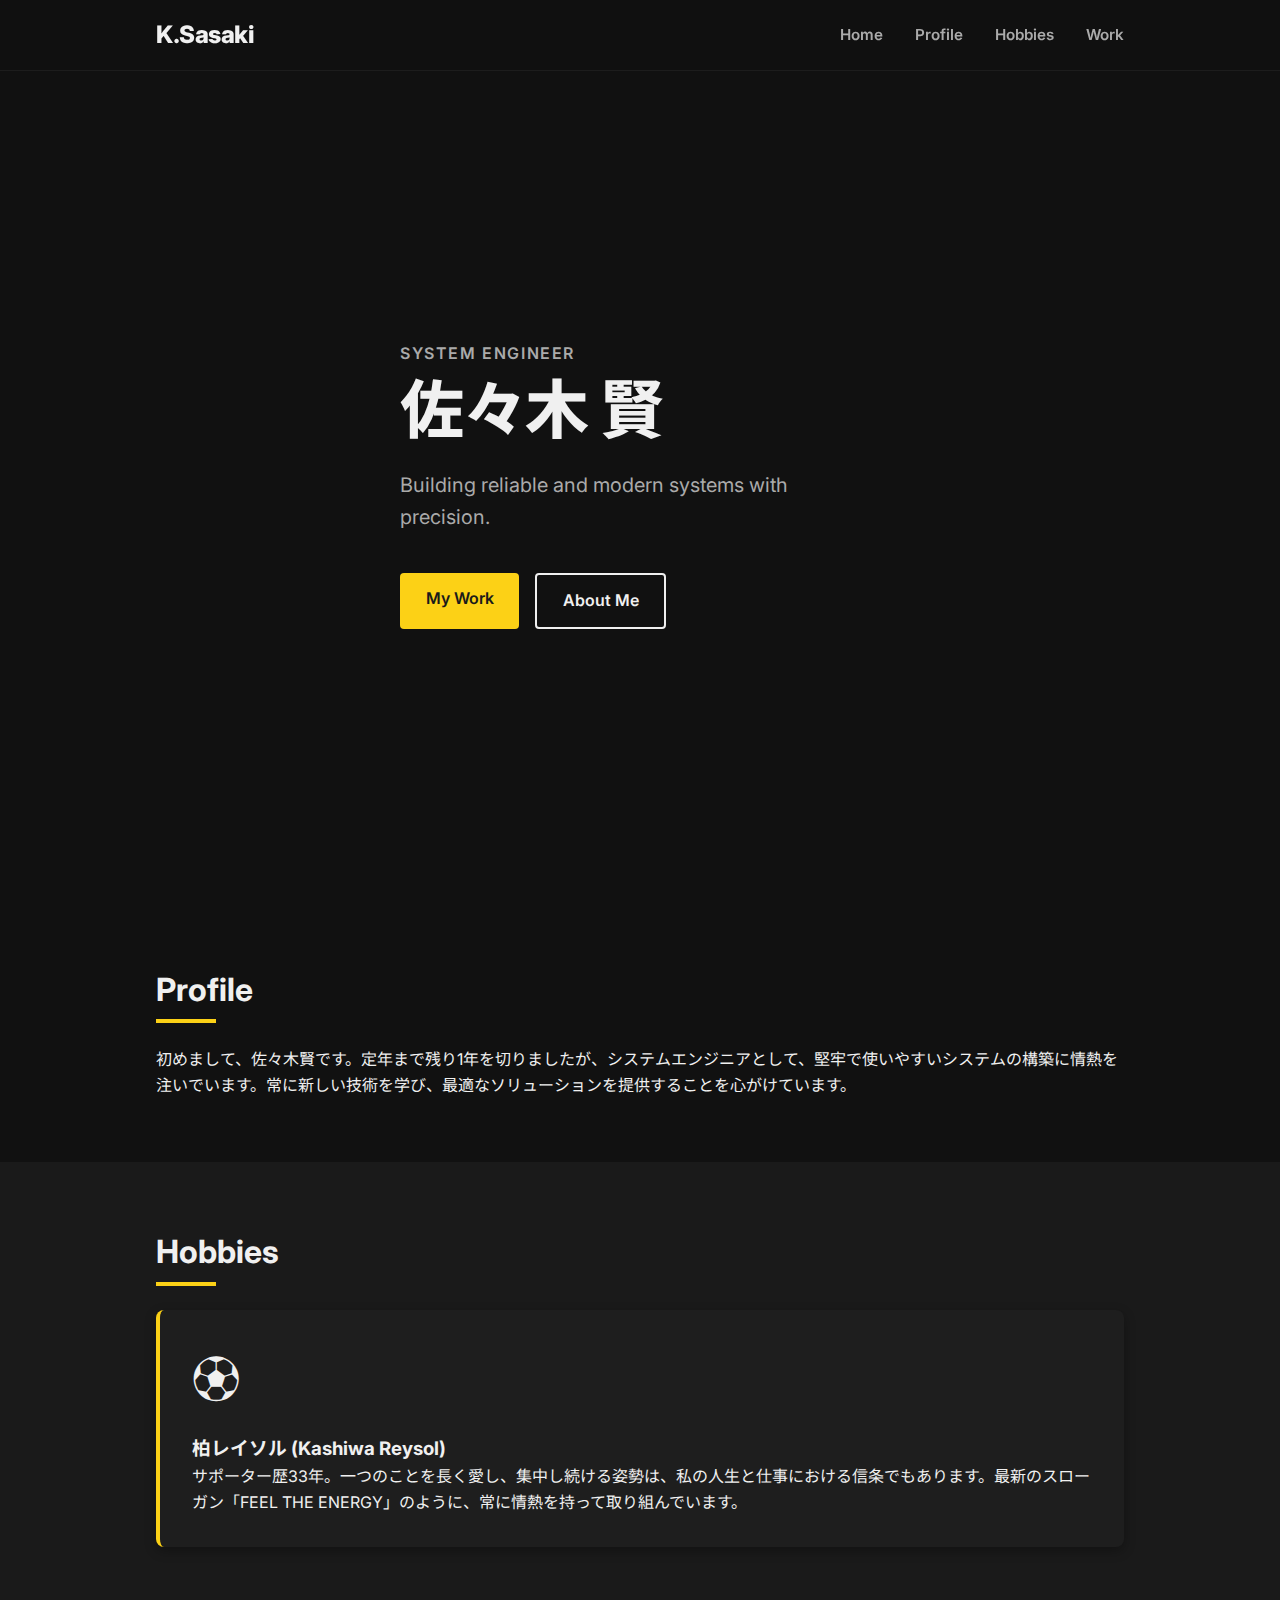
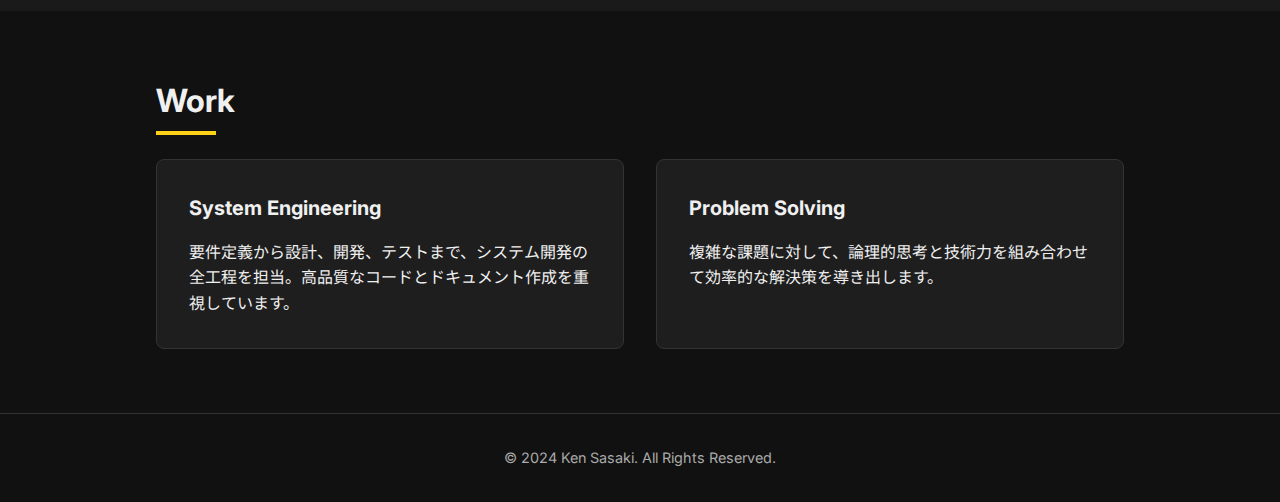
<file: portfolio/index.html>
<!DOCTYPE html>
<html lang="ja">

<head>
    <meta charset="UTF-8">
    <meta name="viewport" content="width=device-width, initial-scale=1.0">
    <title>Ken Sasaki | Portfolio</title>
    <link rel="preconnect" href="https://fonts.googleapis.com">
    <link rel="preconnect" href="https://fonts.gstatic.com" crossorigin>
    <link
        href="https://fonts.googleapis.com/css2?family=Inter:wght@400;600;800&family=Noto+Sans+JP:wght@400;700&display=swap"
        rel="stylesheet">
    <link rel="stylesheet" href="style.css">
</head>

<body>
    <header class="header">
        <div class="container header-container">
            <a href="#" class="logo">K.Sasaki</a>
            <nav class="nav">
                <ul class="nav-list">
                    <li><a href="#hero">Home</a></li>
                    <li><a href="#profile">Profile</a></li>
                    <li><a href="#hobbies">Hobbies</a></li>
                    <li><a href="#work">Work</a></li>
                </ul>
            </nav>
        </div>
    </header>

    <main>
        <section id="hero" class="hero">
            <div class="container hero-content">
                <p class="hero-subtitle">System Engineer</p>
                <h1 class="hero-title">佐々木 賢</h1>
                <p class="hero-description">Building reliable and modern systems with precision.</p>
                <div class="hero-actions">
                    <a href="#work" class="btn btn-primary">My Work</a>
                    <a href="#profile" class="btn btn-secondary">About Me</a>
                </div>
            </div>
        </section>

        <section id="profile" class="section">
            <div class="container">
                <h2 class="section-title">Profile</h2>
                <div class="profile-content">
                    <div class="profile-text">
                        <p>初めまして、佐々木賢です。定年まで残り1年を切りましたが、システムエンジニアとして、堅牢で使いやすいシステムの構築に情熱を注いでいます。常に新しい技術を学び、最適なソリューションを提供することを心がけています。
                        </p>
                    </div>
                </div>
            </div>
        </section>

        <section id="hobbies" class="section bg-light">
            <div class="container">
                <h2 class="section-title">Hobbies</h2>
                <div class="hobby-card">
                    <div class="hobby-icon">⚽</div>
                    <h3>柏レイソル (Kashiwa Reysol)</h3>
                    <p>サポーター歴33年。一つのことを長く愛し、集中し続ける姿勢は、私の人生と仕事における信条でもあります。最新のスローガン「FEEL THE
                        ENERGY」のように、常に情熱を持って取り組んでいます。</p>
                </div>
            </div>
        </section>

        <section id="work" class="section">
            <div class="container">
                <h2 class="section-title">Work</h2>
                <div class="work-grid">
                    <div class="work-item">
                        <h3>System Engineering</h3>
                        <p>要件定義から設計、開発、テストまで、システム開発の全工程を担当。高品質なコードとドキュメント作成を重視しています。</p>
                    </div>
                    <div class="work-item">
                        <h3>Problem Solving</h3>
                        <p>複雑な課題に対して、論理的思考と技術力を組み合わせて効率的な解決策を導き出します。</p>
                    </div>
                </div>
            </div>
        </section>
    </main>

    <footer class="footer">
        <div class="container">
            <p>&copy; 2024 Ken Sasaki. All Rights Reserved.</p>
        </div>
    </footer>

    <script src="main.js"></script>
</body>

</html>
</file>
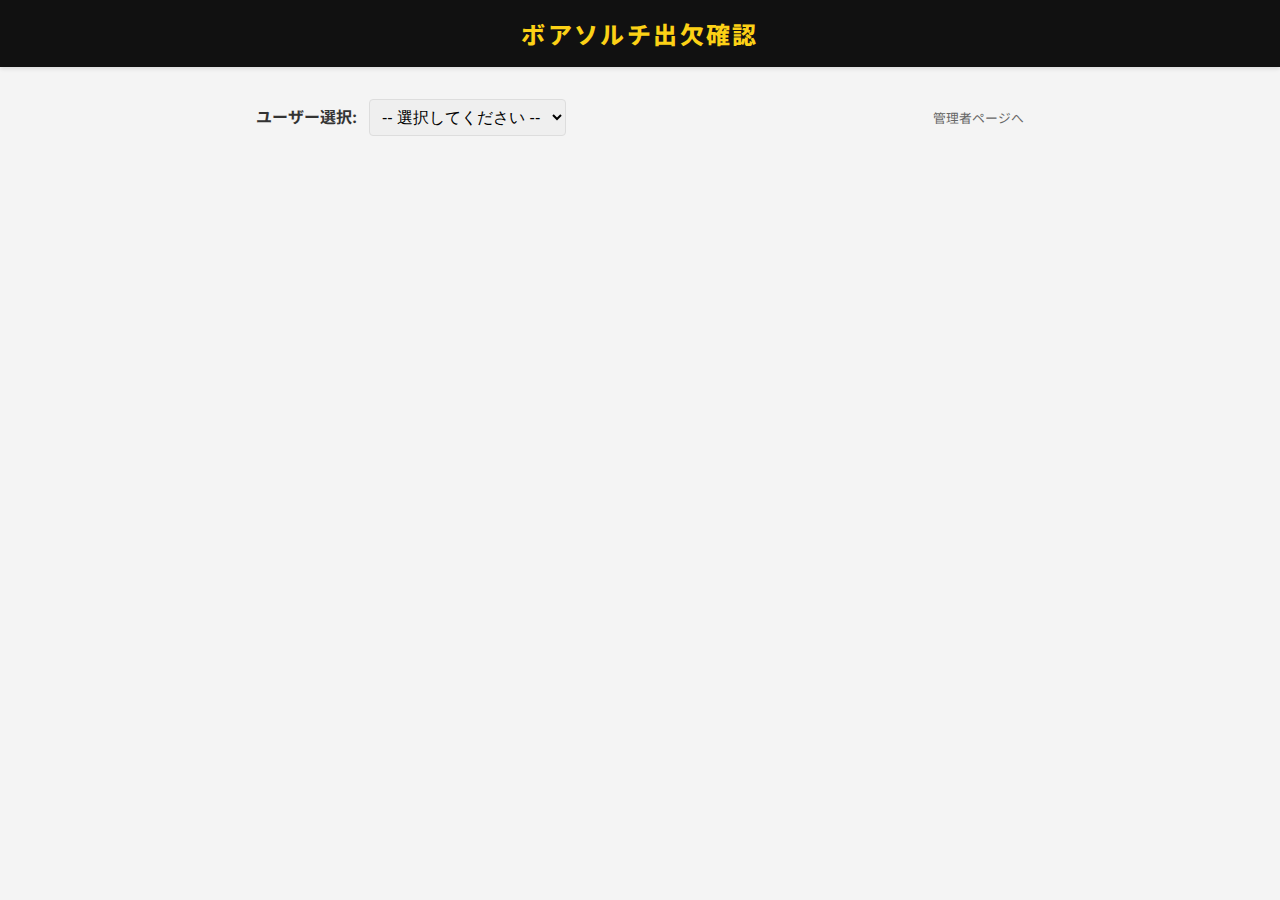
<file: reysol-attendance/index.html>
<!DOCTYPE html>
<html lang="ja">

<head>
    <meta charset="UTF-8">
    <meta name="viewport" content="width=device-width, initial-scale=1.0">
    <title>ボアソルチ出欠確認</title>
    <link rel="preconnect" href="https://fonts.googleapis.com">
    <link rel="preconnect" href="https://fonts.gstatic.com" crossorigin>
    <link
        href="https://fonts.googleapis.com/css2?family=Inter:wght@400;600;800&family=Noto+Sans+JP:wght@400;700&display=swap"
        rel="stylesheet">
    <link rel="stylesheet" href="style.css">
</head>

<body>
    <header class="header">
        <div class="container header-container">
            <h1 class="app-title">ボアソルチ出欠確認</h1>
        </div>
    </header>

    <main class="container">
        <div style="display: flex; justify-content: space-between; align-items: center; margin-bottom: 1rem;">
            <div class="user-select-container">
                <label for="current-user-select" style="font-weight:bold; margin-right:0.5rem;">ユーザー選択:</label>
                <select id="current-user-select"
                    style="padding:0.5rem; border-radius:4px; border:1px solid #ddd; font-size:1rem;">
                    <option value="">-- 選択してください --</option>
                </select>
            </div>
            <a href="admin.html" style="color: #666; font-size: 0.8rem; text-decoration: none;">管理者ページへ</a>
        </div>

        <!-- Match List -->
        <div id="matches-container" class="matches-list">
            <!-- Matches will be injected here -->
        </div>
    </main>

    <script src="app.js"></script>
</body>

</html>
</file>
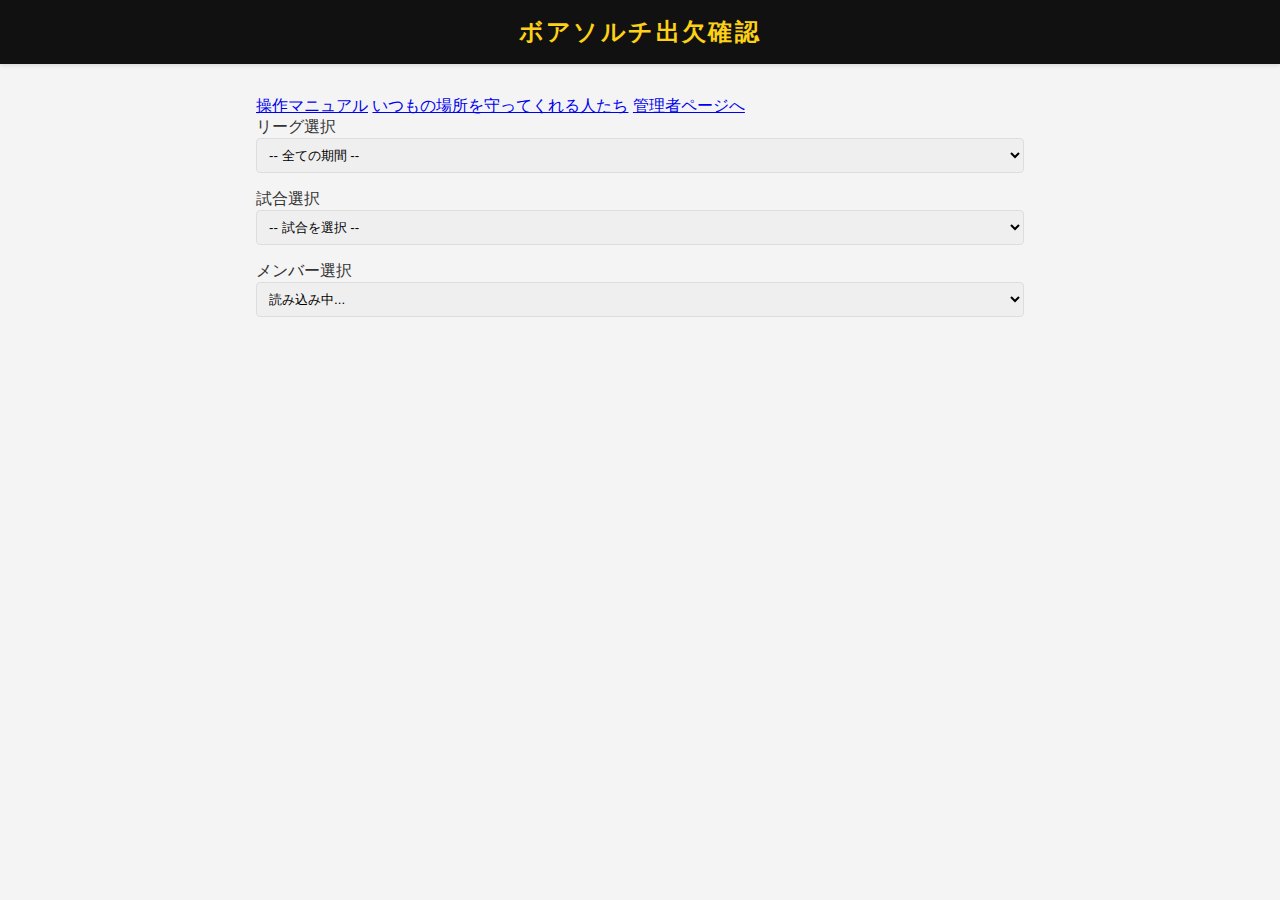
<file: bk_index.html>
<!DOCTYPE html>
<html lang="ja">

<head>
    <meta charset="UTF-8">
    <meta name="viewport" content="width=device-width, initial-scale=1.0">
    <title>ボアソルチ出欠確認 v2.3</title>
    <!-- Cache Busting Style -->
    <link rel="stylesheet" href="reysol-attendance/style.css?v=20260128_V1">
</head>

<body>
    <header class="header">
        <div class="container header-container">
            <h1 class="app-title">ボアソルチ出欠確認</h1>
        </div>
    </header>

    <main class="container">
        <div class="nav-links-container">
            <a href="reysol-attendance/manual.html" class="nav-link">操作マニュアル</a>
            <a href="reysol-attendance/rankings.html" class="nav-link">いつもの場所を守ってくれる人たち</a>
            <a href="reysol-attendance/admin.html" class="nav-link">管理者ページへ</a>
        </div>
        <!-- Controls Section -->
        <section class="controls-section" style="display: flex; flex-direction: column; gap: 1rem;">
            <!-- Row 1: League -->
            <div class="control-group">
                <label for="current-league-select" class="control-label">リーグ選択</label>
                <select id="current-league-select" class="form-select"
                    style="width: 100%; padding: 0.5rem; border-radius: 4px; border: 1px solid #ddd;">
                    <option value="">-- 全ての期間 --</option>
                </select>
            </div>

            <!-- Row 2: Match -->
            <div class="control-group">
                <label for="current-match-select" class="control-label">試合選択</label>
                <select id="current-match-select" class="form-select"
                    style="width: 100%; padding: 0.5rem; border-radius: 4px; border: 1px solid #ddd;">
                    <option value="">-- 試合を選択 --</option>
                </select>
            </div>

            <!-- Row 3: Member -->
            <div class="control-group">
                <label for="current-user-select" class="control-label">メンバー選択</label>
                <select id="current-user-select" class="form-select user-select"
                    style="width: 100%; padding: 0.5rem; border-radius: 4px; border: 1px solid #ddd;">
                    <option value="">読み込み中...</option>
                </select>
            </div>
        </section>

        <!-- Match List -->
        <div id="matches-container" class="matches-list">
            <!-- Matches will be injected here -->
        </div>
    </main>

    <script src="reysol-attendance/app.js?v=20260128_V1"></script>
</body>

</html>
</file>
<file: portfolio/style.css>
:root {
    --color-bg: #111111;
    --color-bg-light: #1a1a1a;
    --color-text: #f0f0f0;
    --color-text-light: #aaaaaa;
    --color-primary: #ffffff;
    --color-accent: #fcd116;
    /* Reysol Yellow */
    --color-accent-hover: #e6be00;

    --font-main: 'Inter', 'Noto Sans JP', sans-serif;

    --spacing-sm: 1rem;
    --spacing-md: 2rem;
    --spacing-lg: 4rem;

    --container-width: 1000px;
    --header-height: 70px;
}

* {
    margin: 0;
    padding: 0;
    box-sizing: border-box;
}

body {
    font-family: var(--font-main);
    color: var(--color-text);
    background-color: var(--color-bg);
    line-height: 1.6;
}

a {
    text-decoration: none;
    color: inherit;
    transition: color 0.3s ease;
}

ul {
    list-style: none;
}

.container {
    max-width: var(--container-width);
    margin: 0 auto;
    padding: 0 var(--spacing-sm);
}

/* Header */
.header {
    height: var(--header-height);
    display: flex;
    align-items: center;
    position: fixed;
    top: 0;
    left: 0;
    width: 100%;
    background: rgba(17, 17, 17, 0.9);
    backdrop-filter: blur(10px);
    z-index: 1000;
    box-shadow: 0 1px 0 rgba(255, 255, 255, 0.05);
}

.header-container {
    display: flex;
    justify-content: space-between;
    align-items: center;
    width: 100%;
}

.logo {
    font-size: 1.5rem;
    font-weight: 800;
    letter-spacing: -0.02em;
}

.nav-list {
    display: flex;
    gap: var(--spacing-md);
}

.nav-list a {
    font-size: 0.95rem;
    font-weight: 600;
    color: var(--color-text-light);
}

.nav-list a:hover {
    color: var(--color-primary);
}

/* Hero */
.hero {
    height: 100vh;
    display: flex;
    align-items: center;
    padding-top: var(--header-height);
}

.hero-content {
    max-width: 600px;
}

.hero-subtitle {
    font-size: 1rem;
    color: var(--color-text-light);
    margin-bottom: 0.5rem;
    text-transform: uppercase;
    letter-spacing: 0.1em;
    font-weight: 600;
}

.hero-title {
    font-size: 4rem;
    font-weight: 800;
    line-height: 1.1;
    margin-bottom: 1.5rem;
    letter-spacing: -0.02em;
}

.hero-description {
    font-size: 1.25rem;
    color: var(--color-text-light);
    margin-bottom: 2.5rem;
    max-width: 480px;
}

.hero-actions {
    display: flex;
    gap: 1rem;
}

.btn {
    display: inline-block;
    padding: 0.8rem 1.6rem;
    border-radius: 4px;
    font-weight: 600;
    font-size: 1rem;
    cursor: pointer;
    transition: all 0.2s ease;
}

.btn-primary {
    background-color: var(--color-accent);
    color: var(--color-bg-light);
}

.btn-primary:hover {
    background-color: var(--color-accent-hover);
    transform: translateY(-2px);
}

.btn-secondary {
    background-color: transparent;
    border: 2px solid var(--color-text);
    color: var(--color-text);
}

.btn-secondary:hover {
    background-color: rgba(255, 255, 255, 0.1);
    transform: translateY(-2px);
}

/* Sections */
.section {
    padding: var(--spacing-lg) 0;
}

.section-title {
    font-size: 2rem;
    font-weight: 700;
    margin-bottom: var(--spacing-md);
    position: relative;
    display: inline-block;
}

.section-title::after {
    content: '';
    position: absolute;
    bottom: -8px;
    left: 0;
    width: 60px;
    height: 4px;
    background-color: var(--color-accent);
}

.bg-light {
    background-color: var(--color-bg-light);
}

/* Hobby Card */
.hobby-card {
    background: #1e1e1e;
    padding: var(--spacing-md);
    border-radius: 8px;
    box-shadow: 0 4px 12px rgba(0, 0, 0, 0.3);
    border-left: 4px solid var(--color-accent);
    transition: transform 0.3s ease;
}

.hobby-card:hover {
    transform: translateY(-5px);
}

.hobby-icon {
    font-size: 3rem;
    margin-bottom: 1rem;
}

/* Work Grid */
.work-grid {
    display: grid;
    grid-template-columns: repeat(auto-fit, minmax(300px, 1fr));
    gap: var(--spacing-md);
}

.work-item {
    padding: var(--spacing-md);
    border: 1px solid #333;
    border-radius: 8px;
    background: #1e1e1e;
    transition: all 0.3s ease;
}

.work-item:hover {
    border-color: var(--color-accent);
    transform: translateY(-5px);
}

.work-item h3 {
    margin-bottom: 1rem;
    font-size: 1.25rem;
}

/* Footer */
.footer {
    padding: var(--spacing-md) 0;
    text-align: center;
    color: var(--color-text-light);
    font-size: 0.9rem;
    border-top: 1px solid #333;
}

/* Responsive */
@media (max-width: 768px) {
    .hero-title {
        font-size: 3rem;
    }

    .nav {
        display: none;
        /* Mobile menu implementation usually goes here */
    }
}
</file>
<file: reysol-attendance/style.css>
:root {
    --reysol-yellow: #FCD116;
    --reysol-black: #111111;
    --text-color: #333;
    --bg-color: #f4f4f4;
    --card-bg: #fff;
    --border-radius: 8px;
    --spacing: 1rem;
}

* {
    margin: 0;
    padding: 0;
    box-sizing: border-box;
}

body {
    font-family: 'Inter', 'Noto Sans JP', sans-serif;
    background-color: var(--bg-color);
    color: var(--text-color);
    padding-bottom: 2rem;
}

.container {
    max-width: 800px;
    margin: 0 auto;
    padding: 0 var(--spacing);
}

/* Header */
.header {
    background-color: var(--reysol-black);
    color: var(--reysol-yellow);
    padding: 1rem 0;
    margin-bottom: 2rem;
    box-shadow: 0 2px 4px rgba(0, 0, 0, 0.1);
}

.app-title {
    font-size: 1.5rem;
    font-weight: 800;
    text-align: center;
    letter-spacing: 0.1em;
}

/* Controls */
.controls-section {
    margin-bottom: 2rem;
}

details {
    background: var(--card-bg);
    border-radius: var(--border-radius);
    padding: 1rem;
    box-shadow: 0 2px 4px rgba(0, 0, 0, 0.05);
}

summary {
    cursor: pointer;
    font-weight: bold;
    color: var(--reysol-black);
}

.admin-panel {
    margin-top: 1rem;
    display: flex;
    flex-direction: column;
    gap: 1.5rem;
}

.control-group h3,
.admin-panel h3,
.modal-content h3,
.section-title {
    font-size: 1.1rem;
    font-weight: bold;
    margin-bottom: 0.5rem;
    color: var(--reysol-black);
}

.section-title {
    margin-bottom: 0;
    border-bottom: 2px solid var(--reysol-yellow);
    display: inline-block;
}

.match-list-header {
    display: flex;
    justify-content: space-between;
    align-items: flex-end;
    margin-bottom: 1rem;
    flex-wrap: wrap;
    gap: 1rem;
}

.match-limit-control {
    font-size: 0.9rem;
    color: #666;
    display: flex;
    align-items: center;
    gap: 0.5rem;
}

#match-limit-input {
    width: 60px;
    padding: 0.2rem 0.5rem;
    border-radius: 4px;
    border: 1px solid #ddd;
    font-size: 0.9rem;
    text-align: center;
    flex: none !important;
}

.input-group {
    display: flex;
    gap: 0.5rem;
    flex-wrap: wrap;
}

input[type="text"],
input[type="date"],
input[type="number"] {
    padding: 0.5rem;
    border: 1px solid #ddd;
    border-radius: 4px;
    font-size: 1rem;
    flex: 1;
}

.btn {
    padding: 0.5rem 1rem;
    border: none;
    border-radius: 4px;
    cursor: pointer;
    font-weight: bold;
    font-size: 0.9rem;
    transition: opacity 0.2s;
}

.btn-primary {
    background-color: var(--reysol-yellow);
    color: var(--reysol-black);
}

.btn:hover {
    opacity: 0.8;
}

/* Match Card */
.match-card {
    background: var(--card-bg);
    border-radius: var(--border-radius);
    padding: 1.5rem;
    margin-bottom: 1.5rem;
    box-shadow: 0 2px 8px rgba(0, 0, 0, 0.05);
    border-top: 4px solid var(--reysol-yellow);
}

.match-header {
    display: flex;
    justify-content: space-between;
    align-items: center;
    margin-bottom: 1.5rem;
    padding-bottom: 0.5rem;
    border-bottom: 1px solid #eee;
    cursor: pointer;
}

.match-header:hover {
    background-color: #f9f9f9;
}

.match-header::after {
    content: '▼';
    font-size: 0.8rem;
    color: #999;
    transition: transform 0.3s;
}

.match-card.collapsed .match-header::after {
    transform: rotate(-90deg);
}

.match-card.collapsed .match-header {
    margin-bottom: 0;
    border-bottom: none;
}

.match-card.collapsed .janken-admin-section,
.match-card.collapsed .members-list,
.match-card.collapsed .match-summary-container {
    display: none;
}

.match-info h2 {
    font-size: 1.25rem;
    margin-bottom: 0.25rem;
}

.match-date {
    color: #666;
    font-size: 0.9rem;
}

.match-controls {
    display: flex;
    gap: 0.5rem;
    margin-right: 0.5rem;
}

.delete-match-btn {
    background: #ffcccc;
    border: 1px solid #ff9999;
    color: #cc0000;
    cursor: pointer;
    font-size: 0.9rem;
    padding: 0.3rem 0.8rem;
    border-radius: 4px;
    font-weight: bold;
    transition: background 0.2s;
}

.edit-match-btn {
    background: #e6f7ff;
    border: 1px solid #99ccff;
    color: #0066cc;
    cursor: pointer;
    font-size: 0.9rem;
    padding: 0.3rem 0.8rem;
    border-radius: 4px;
    font-weight: bold;
    transition: background 0.2s;
}

.edit-match-btn:hover {
    background: #99ccff;
    color: #fff;
}

.delete-match-btn:hover {
    background: #ff9999;
    color: #fff;
}

/* Member Attendance Row */
.attendance-row {
    padding: 1rem 0;
    border-bottom: 1px solid #f0f0f0;
}

.attendance-row:last-child {
    border-bottom: none;
}

.member-name {
    font-weight: bold;
    margin-bottom: 0.75rem;
    font-size: 1.1rem;
}

.status-options {
    display: flex;
    flex-wrap: wrap;
    gap: 0.75rem;
    margin-bottom: 0.75rem;
}

.radio-label {
    display: flex;
    align-items: center;
    gap: 0.3rem;
    font-size: 0.9rem;
    cursor: pointer;
    padding: 0.4rem 0.6rem;
    border: 1px solid #ddd;
    border-radius: 20px;
    transition: background 0.2s, border-color 0.2s;
}

.radio-label:has(input:checked) {
    background-color: #fff9db;
    /* Light yellow */
    border-color: var(--reysol-yellow);
    font-weight: bold;
}

.extra-guests {
    display: flex;
    align-items: center;
    gap: 0.5rem;
    margin-top: 0.5rem;
}

.extra-guests label {
    font-size: 0.9rem;
    color: #666;
}

/* Guest Inputs */
.guest-inputs-container {
    display: flex;
    gap: 1rem;
    margin-top: 0.5rem;
}

.guest-input-group {
    display: flex;
    align-items: center;
    gap: 0.5rem;
    font-size: 0.9rem;
}

.guest-input {
    width: 60px;
    padding: 0.4rem;
    border: 1px solid #ddd;
    border-radius: 4px;
}

/* Admin Member List */
.members-admin-list {
    display: flex;
    flex-direction: column;
    gap: 0.5rem;
    margin-top: 1rem;
}

.member-admin-row {
    display: flex;
    justify-content: space-between;
    align-items: center;
    padding: 0.5rem;
    background: #f9f9f9;
    border: 1px solid #ddd;
    border-radius: 4px;
}

.member-actions button {
    margin-left: 0.5rem;
    padding: 0.3rem 0.6rem;
    font-size: 0.8rem;
    cursor: pointer;
}

.delete-btn {
    background-color: #ffcccc;
    border: 1px solid #ff9999;
    color: #cc0000;
    border-radius: 4px;
}

.edit-btn {
    background-color: #e6f7ff;
    border: 1px solid #99ccff;
    color: #0066cc;
    border-radius: 4px;
}

/* Match Summary */
.match-summary {
    margin-top: 1.5rem;
    padding: 1rem;
    background-color: #fcfcfc;
    border-top: 2px solid #eee;
    font-size: 0.95rem;
}

.summary-title {
    font-weight: bold;
    margin-bottom: 0.5rem;
    color: var(--reysol-black);
    display: flex;
    align-items: center;
    gap: 0.5rem;
}

.summary-title::before {
    content: '📊';
}

.summary-item {
    margin-bottom: 0.4rem;
    display: flex;
    align-items: baseline;
    gap: 0.5rem;
}

.summary-count {
    font-weight: bold;
    min-width: 30px;
}

.summary-names {
    color: #666;
    font-size: 0.9rem;
}

.summary-item.active {
    background-color: #fffae6;
    /* Highlight if has people */
    padding: 0.2rem 0.5rem;
    border-radius: 4px;
}

/* Big Flag Section */
.big-flag-section {
    margin-top: 0.5rem;
    padding-top: 0.5rem;
    border-top: 2px solid #e3f2fd;
}

.checkbox-label {
    display: flex;
    align-items: center;
    gap: 0.5rem;
    font-size: 0.9rem;
    cursor: pointer;
    font-weight: bold;
    color: #444;
}

.janken-participate-checkbox,
.big-flag-checkbox,
.morning-withdraw-checkbox {
    width: 18px;
    height: 18px;
    cursor: pointer;
}


/* Input Area Restructuring */
.attendance-input-container {
    display: flex;
    flex-direction: column;
    gap: 1rem;
}

.input-box {
    border: 2px solid #eee;
    border-radius: 8px;
    padding: 1rem;
    background-color: #fff;
    transition: border-color 0.2s;
}

.input-box.janken-box {
    border-color: #ffebee;
    /* Very light red/orange for janken */
}

.input-box.general-box {
    border-color: #e3f2fd;
    /* Very light blue for general */
}

.input-box-title {
    font-size: 0.8rem;
    font-weight: bold;
    color: #888;
    margin-bottom: 0.5rem;
    text-transform: uppercase;
    letter-spacing: 0.05em;
}

.janken-outside-header {
    font-size: 1.3rem;
    font-weight: bold;
    color: #d32f2f;
    margin-bottom: 0.2rem;
}

.presence-selection {
    display: flex;
    gap: 1.5rem;
    margin-bottom: 1rem;
    padding-bottom: 0.75rem;
}

.presence-selection .radio-label {
    font-weight: bold;
    font-size: 1.1rem;
}

.attendance-details {
    padding-left: 0.5rem;
    transition: opacity 0.3s, filter 0.3s;
}

.disabled-section {
    opacity: 0.4;
    filter: grayscale(1);
    pointer-events: none;
    user-select: none;
}

/* Rankings */
.rankings-grid {
    display: grid;
    grid-template-columns: repeat(auto-fit, minmax(300px, 1fr));
    gap: 2rem;
    margin-top: 1rem;
}

.ranking-card {
    background: var(--card-bg);
    border-radius: var(--border-radius);
    padding: 1.5rem;
    box-shadow: 0 4px 12px rgba(0, 0, 0, 0.08);
    border-top: 4px solid var(--reysol-yellow);
}

.ranking-header {
    margin-bottom: 1.5rem;
    text-align: center;
}

.ranking-header h3 {
    font-size: 1.2rem;
    color: var(--reysol-black);
    margin-bottom: 0.25rem;
}

.ranking-sub-title {
    font-size: 0.8rem;
    color: #888;
}

.ranking-item {
    display: flex;
    align-items: center;
    padding: 0.75rem;
    border-bottom: 1px solid #eee;
    transition: background 0.2s;
}

.ranking-item:hover {
    background-color: #fffde7;
}

.ranking-item:last-child {
    border-bottom: none;
}

.rank-badge {
    width: 32px;
    height: 32px;
    border-radius: 50%;
    background: #eee;
    display: flex;
    justify-content: center;
    align-items: center;
    font-weight: bold;
    font-size: 0.9rem;
    margin-right: 1rem;
    flex-shrink: 0;
}

.rank-gold {
    background: linear-gradient(135deg, #FFD700, #FFAB00);
    color: #fff;
    box-shadow: 0 2px 4px rgba(255, 215, 0, 0.3);
}

.rank-silver {
    background: linear-gradient(135deg, #C0C0C0, #9E9E9E);
    color: #fff;
    box-shadow: 0 2px 4px rgba(192, 192, 192, 0.3);
}

.rank-bronze {
    background: linear-gradient(135deg, #CD7F32, #A0522D);
    color: #fff;
    box-shadow: 0 2px 4px rgba(205, 127, 50, 0.3);
}

.rank-name {
    flex: 1;
    font-weight: 600;
    font-size: 1.05rem;
}

.rank-count {
    font-weight: 800;
    color: var(--reysol-black);
    font-size: 1.1rem;
}

.no-data {
    text-align: center;
    color: #999;
    padding: 2rem;
    font-style: italic;
}
</file>
